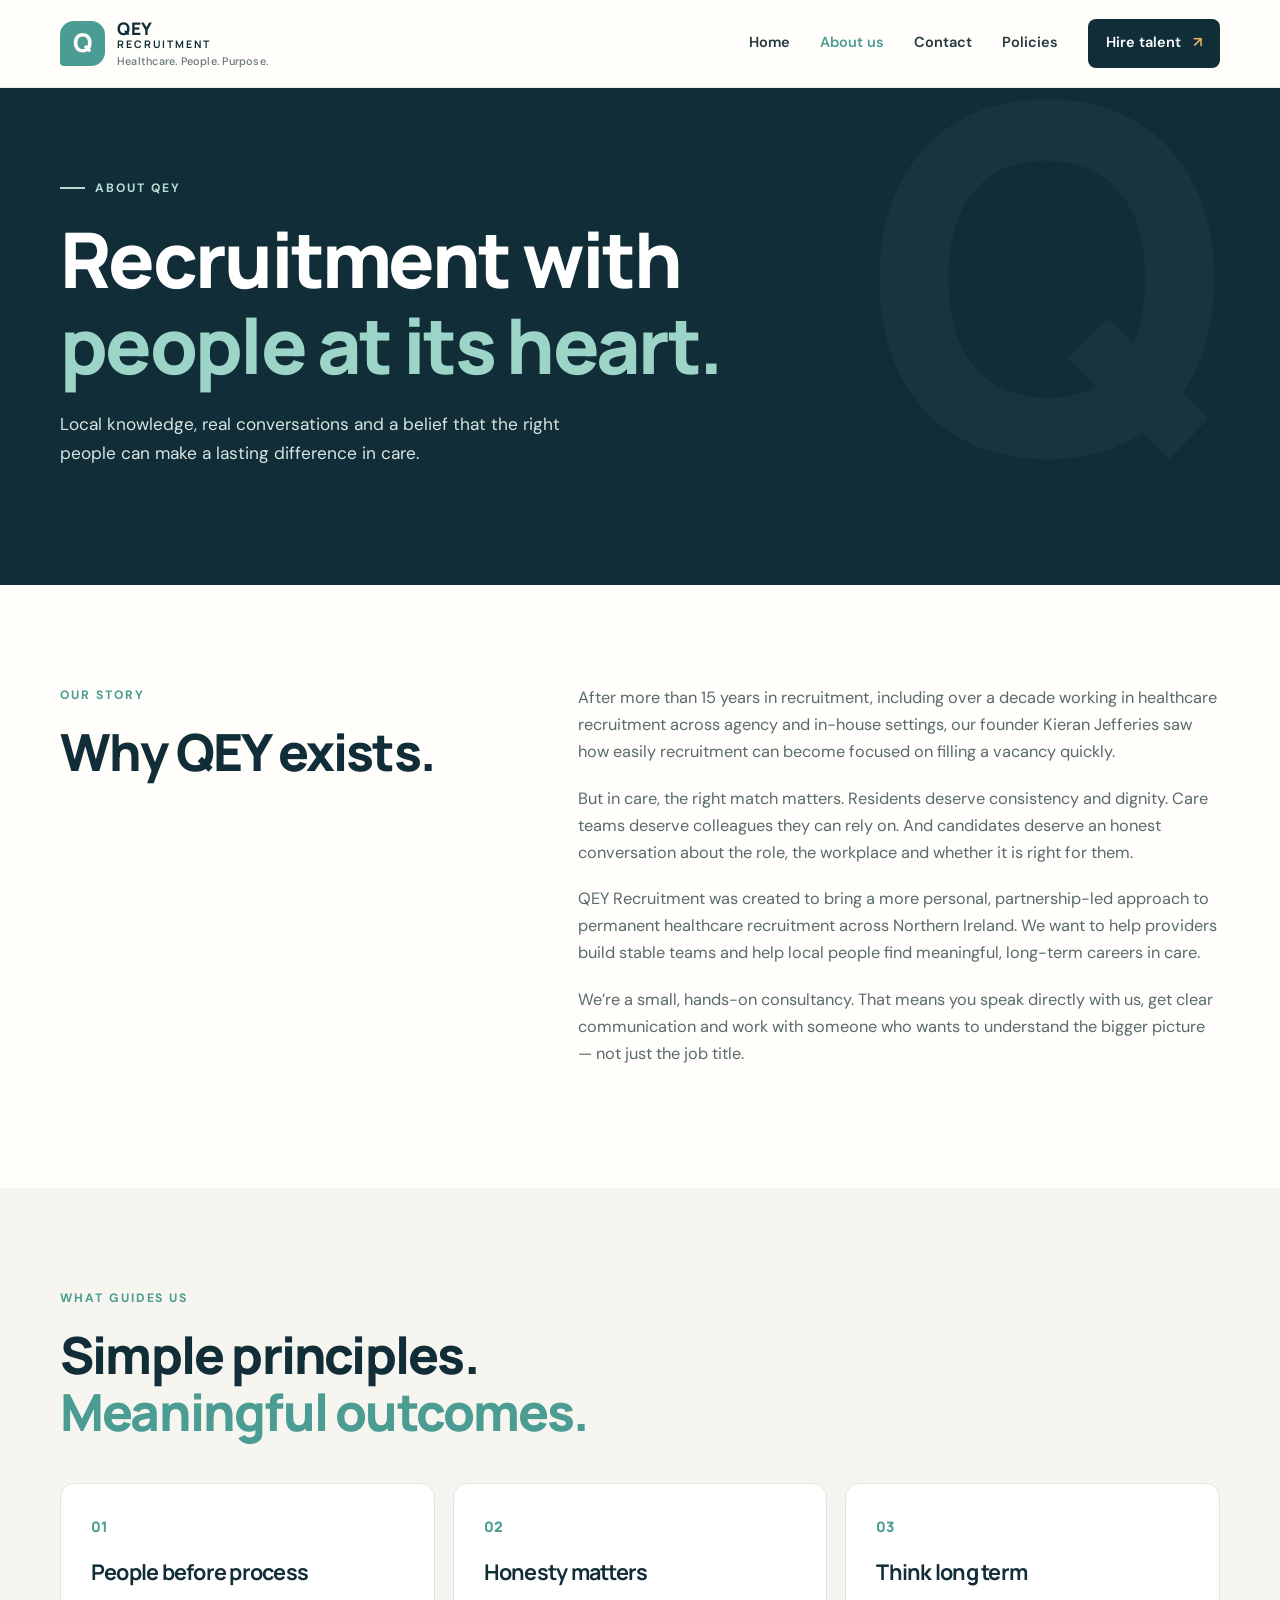
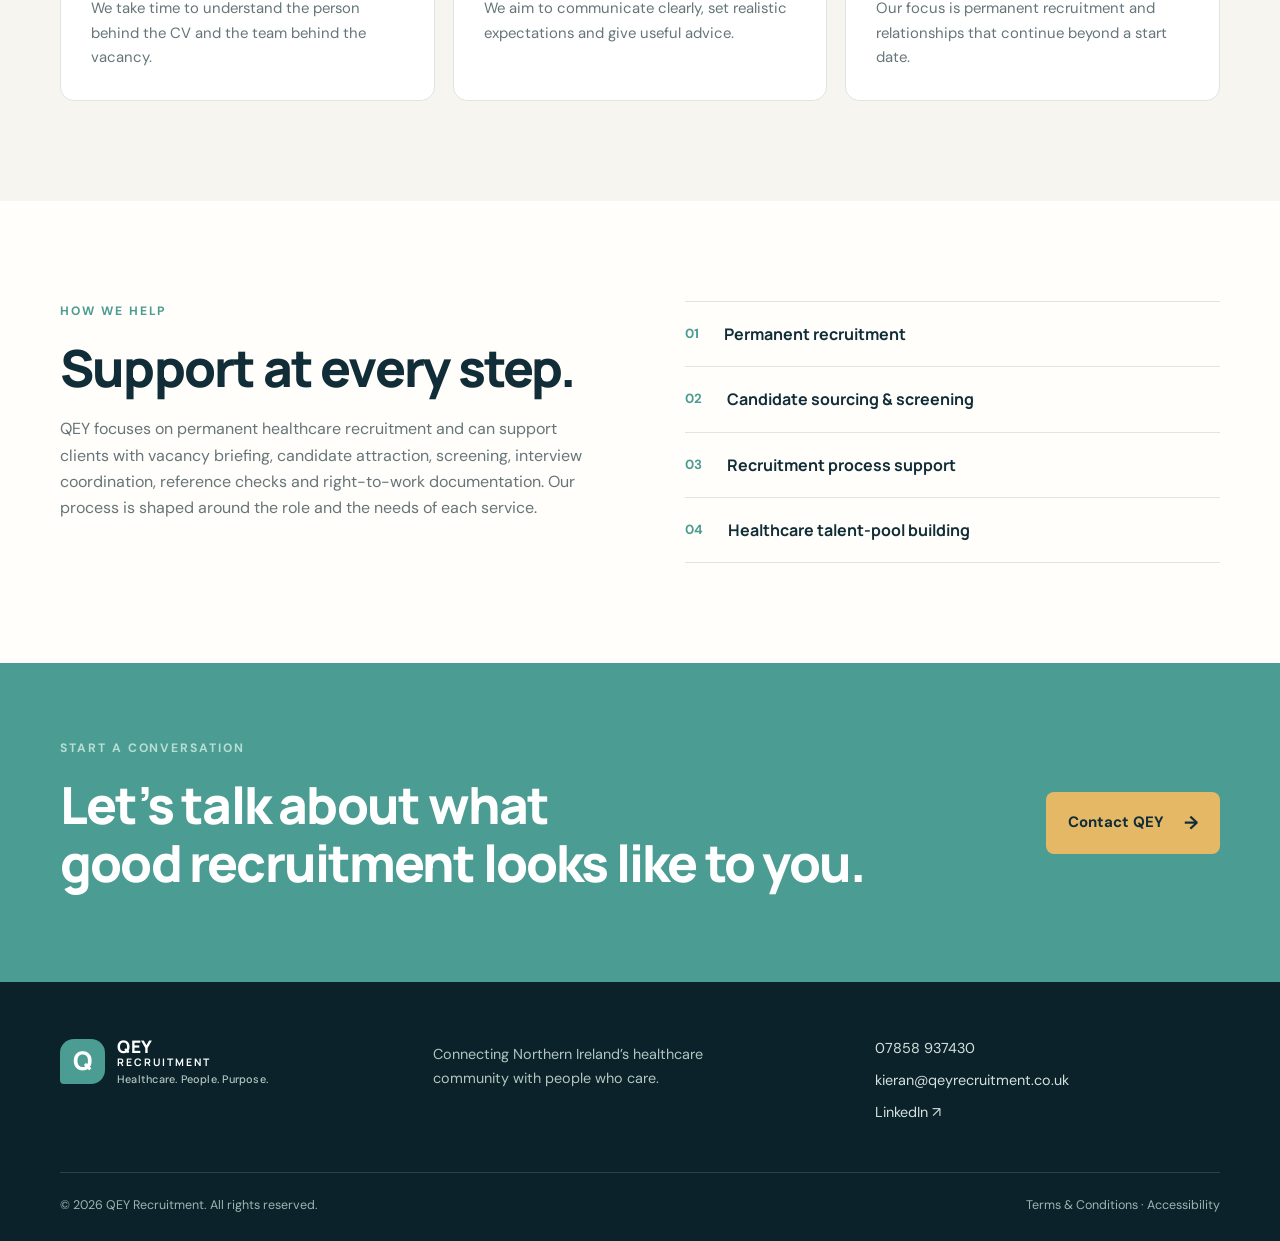
<file: about.html>
<!doctype html><html lang="en"><head><meta charset="utf-8"><meta name="viewport" content="width=device-width, initial-scale=1"><meta name="description" content="Learn about QEY Recruitment, a local Northern Ireland healthcare recruitment consultancy focused on permanent recruitment."><title>About QEY Recruitment</title><link rel="preconnect" href="https://fonts.googleapis.com"><link rel="preconnect" href="https://fonts.gstatic.com" crossorigin><link href="https://fonts.googleapis.com/css2?family=DM+Sans:wght@400;500;600;700&family=Manrope:wght@500;600;700;800&display=swap" rel="stylesheet"><link rel="stylesheet" href="assets/style.css"></head><body>
<header class="site-header"><div class="container nav-wrap"><a class="brand" href="index.html"><span class="brand-mark">Q</span><span class="brand-name">QEY <b>RECRUITMENT</b><small>Healthcare. People. Purpose.</small></span></a><button class="menu-toggle" aria-label="Open navigation" aria-expanded="false">☰</button><nav class="main-nav"><a href="index.html">Home</a><a class="active" href="about.html">About us</a><a href="contact.html">Contact</a><a href="policies.html">Policies</a><a class="nav-cta" href="contact.html?type=client">Hire talent <span>↗</span></a></nav></div></header>
<main><section class="page-hero"><div class="container page-hero-inner"><p class="eyebrow light"><span></span> About QEY</p><h1>Recruitment with<br><em>people at its heart.</em></h1><p>Local knowledge, real conversations and a belief that the right people can make a lasting difference in care.</p></div></section>
<section class="section-pad"><div class="container story-grid"><div><p class="eyebrow">Our story</p><h2>Why QEY exists.</h2></div><div class="story-body"><p>After more than 15 years in recruitment, including over a decade working in healthcare recruitment across agency and in-house settings, our founder Kieran Jefferies saw how easily recruitment can become focused on filling a vacancy quickly.</p><p>But in care, the right match matters. Residents deserve consistency and dignity. Care teams deserve colleagues they can rely on. And candidates deserve an honest conversation about the role, the workplace and whether it is right for them.</p><p>QEY Recruitment was created to bring a more personal, partnership-led approach to permanent healthcare recruitment across Northern Ireland. We want to help providers build stable teams and help local people find meaningful, long-term careers in care.</p><p>We’re a small, hands-on consultancy. That means you speak directly with us, get clear communication and work with someone who wants to understand the bigger picture — not just the job title.</p></div></div></section>
<section class="values-section section-pad"><div class="container"><p class="eyebrow">What guides us</p><h2>Simple principles.<br><span>Meaningful outcomes.</span></h2><div class="value-grid"><article><span>01</span><h3>People before process</h3><p>We take time to understand the person behind the CV and the team behind the vacancy.</p></article><article><span>02</span><h3>Honesty matters</h3><p>We aim to communicate clearly, set realistic expectations and give useful advice.</p></article><article><span>03</span><h3>Think long term</h3><p>Our focus is permanent recruitment and relationships that continue beyond a start date.</p></article></div></div></section>
<section class="section-pad services-section"><div class="container services-grid"><div><p class="eyebrow">How we help</p><h2>Support at every step.</h2><p>QEY focuses on permanent healthcare recruitment and can support clients with vacancy briefing, candidate attraction, screening, interview coordination, reference checks and right-to-work documentation. Our process is shaped around the role and the needs of each service.</p></div><div class="service-list"><div><strong>01</strong><span>Permanent recruitment</span></div><div><strong>02</strong><span>Candidate sourcing & screening</span></div><div><strong>03</strong><span>Recruitment process support</span></div><div><strong>04</strong><span>Healthcare talent-pool building</span></div></div></div></section>
<section class="cta-section"><div class="container cta-inner"><div><p class="eyebrow light">Start a conversation</p><h2>Let’s talk about what<br>good recruitment looks like to you.</h2></div><a class="button button-primary" href="contact.html">Contact QEY <span>→</span></a></div></section></main>
<footer class="site-footer"><div class="container footer-grid"><a class="brand brand-footer" href="index.html"><span class="brand-mark">Q</span><span class="brand-name">QEY <b>RECRUITMENT</b><small>Healthcare. People. Purpose.</small></span></a><p>Connecting Northern Ireland’s healthcare community with people who care.</p><div class="footer-contact"><a href="tel:07858937430">07858 937430</a><a href="mailto:kieran@qeyrecruitment.co.uk">kieran@qeyrecruitment.co.uk</a><a href="https://www.linkedin.com/in/kieranjefferies" target="_blank" rel="noopener">LinkedIn ↗</a></div><div class="footer-bottom"><span>© <span data-year></span> QEY Recruitment. All rights reserved.</span><span><a href="policies.html">Terms & Conditions</a> · <a href="policies.html#accessibility">Accessibility</a></span></div></div></footer><script src="assets/script.js"></script></body></html>
</file>
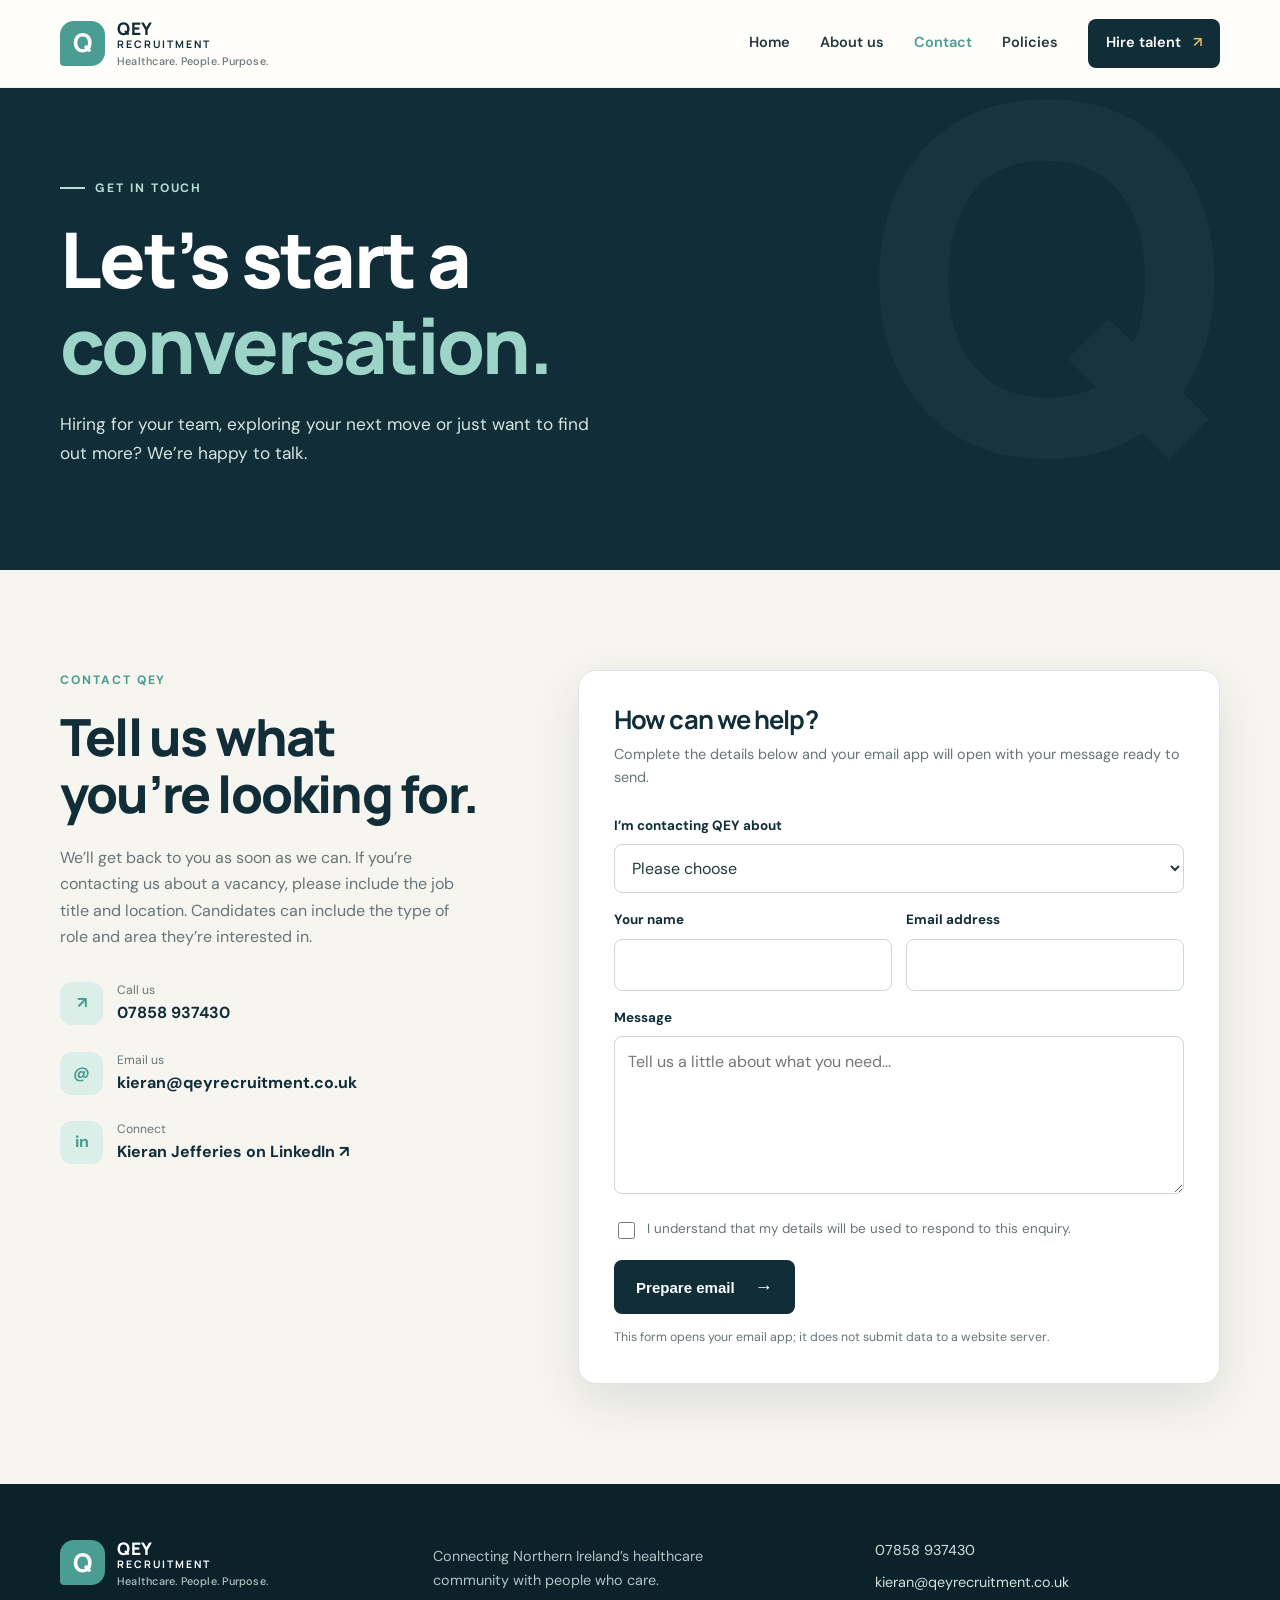
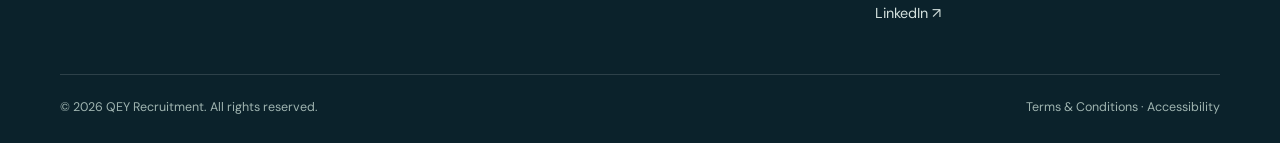
<file: contact.html>
<!doctype html><html lang="en"><head><meta charset="utf-8"><meta name="viewport" content="width=device-width, initial-scale=1"><meta name="description" content="Contact QEY Recruitment about healthcare vacancies, permanent recruitment and career opportunities in Northern Ireland."><title>Contact QEY Recruitment</title><link rel="preconnect" href="https://fonts.googleapis.com"><link rel="preconnect" href="https://fonts.gstatic.com" crossorigin><link href="https://fonts.googleapis.com/css2?family=DM+Sans:wght@400;500;600;700&family=Manrope:wght@500;600;700;800&display=swap" rel="stylesheet"><link rel="stylesheet" href="assets/style.css"></head><body>
<header class="site-header"><div class="container nav-wrap"><a class="brand" href="index.html"><span class="brand-mark">Q</span><span class="brand-name">QEY <b>RECRUITMENT</b><small>Healthcare. People. Purpose.</small></span></a><button class="menu-toggle" aria-label="Open navigation" aria-expanded="false">☰</button><nav class="main-nav"><a href="index.html">Home</a><a href="about.html">About us</a><a class="active" href="contact.html">Contact</a><a href="policies.html">Policies</a><a class="nav-cta" href="contact.html?type=client">Hire talent <span>↗</span></a></nav></div></header>
<main><section class="page-hero contact-hero"><div class="container page-hero-inner"><p class="eyebrow light"><span></span> Get in touch</p><h1>Let’s start a<br><em>conversation.</em></h1><p>Hiring for your team, exploring your next move or just want to find out more? We’re happy to talk.</p></div></section>
<section class="section-pad contact-section"><div class="container contact-grid"><div class="contact-info"><p class="eyebrow">Contact QEY</p><h2>Tell us what<br>you’re looking for.</h2><p>We’ll get back to you as soon as we can. If you’re contacting us about a vacancy, please include the job title and location. Candidates can include the type of role and area they’re interested in.</p><div class="contact-detail"><span class="detail-icon">↗</span><div><small>Call us</small><a href="tel:07858937430">07858 937430</a></div></div><div class="contact-detail"><span class="detail-icon">@</span><div><small>Email us</small><a href="mailto:kieran@qeyrecruitment.co.uk">kieran@qeyrecruitment.co.uk</a></div></div><div class="contact-detail"><span class="detail-icon">in</span><div><small>Connect</small><a href="https://www.linkedin.com/in/kieranjefferies" target="_blank" rel="noopener">Kieran Jefferies on LinkedIn ↗</a></div></div></div>
<div class="contact-form-card"><form id="contact-form"><div class="form-intro"><h3>How can we help?</h3><p>Complete the details below and your email app will open with your message ready to send.</p></div><label for="booking-type">I’m contacting QEY about</label><select id="booking-type" name="booking-type" required><option value="">Please choose</option><option value="Hiring / job submission">Hiring / submitting a vacancy</option><option value="Finding a role">Finding a role</option><option value="General enquiry">General enquiry</option><option value="Booking a call">Booking a call</option></select><div class="form-row"><div><label for="name">Your name</label><input id="name" name="name" autocomplete="name" required></div><div><label for="email">Email address</label><input id="email" name="email" type="email" autocomplete="email" required></div></div><label for="message">Message</label><textarea id="message" name="message" rows="5" required placeholder="Tell us a little about what you need..."></textarea><label class="consent"><input type="checkbox" required> <span>I understand that my details will be used to respond to this enquiry.</span></label><button class="button button-dark" type="submit">Prepare email <span>→</span></button><p class="form-note" id="form-note" aria-live="polite">This form opens your email app; it does not submit data to a website server.</p></form></div></div></section></main>
<footer class="site-footer"><div class="container footer-grid"><a class="brand brand-footer" href="index.html"><span class="brand-mark">Q</span><span class="brand-name">QEY <b>RECRUITMENT</b><small>Healthcare. People. Purpose.</small></span></a><p>Connecting Northern Ireland’s healthcare community with people who care.</p><div class="footer-contact"><a href="tel:07858937430">07858 937430</a><a href="mailto:kieran@qeyrecruitment.co.uk">kieran@qeyrecruitment.co.uk</a><a href="https://www.linkedin.com/in/kieranjefferies" target="_blank" rel="noopener">LinkedIn ↗</a></div><div class="footer-bottom"><span>© <span data-year></span> QEY Recruitment. All rights reserved.</span><span><a href="policies.html">Terms & Conditions</a> · <a href="policies.html#accessibility">Accessibility</a></span></div></div></footer><script src="assets/script.js"></script></body></html>
</file>
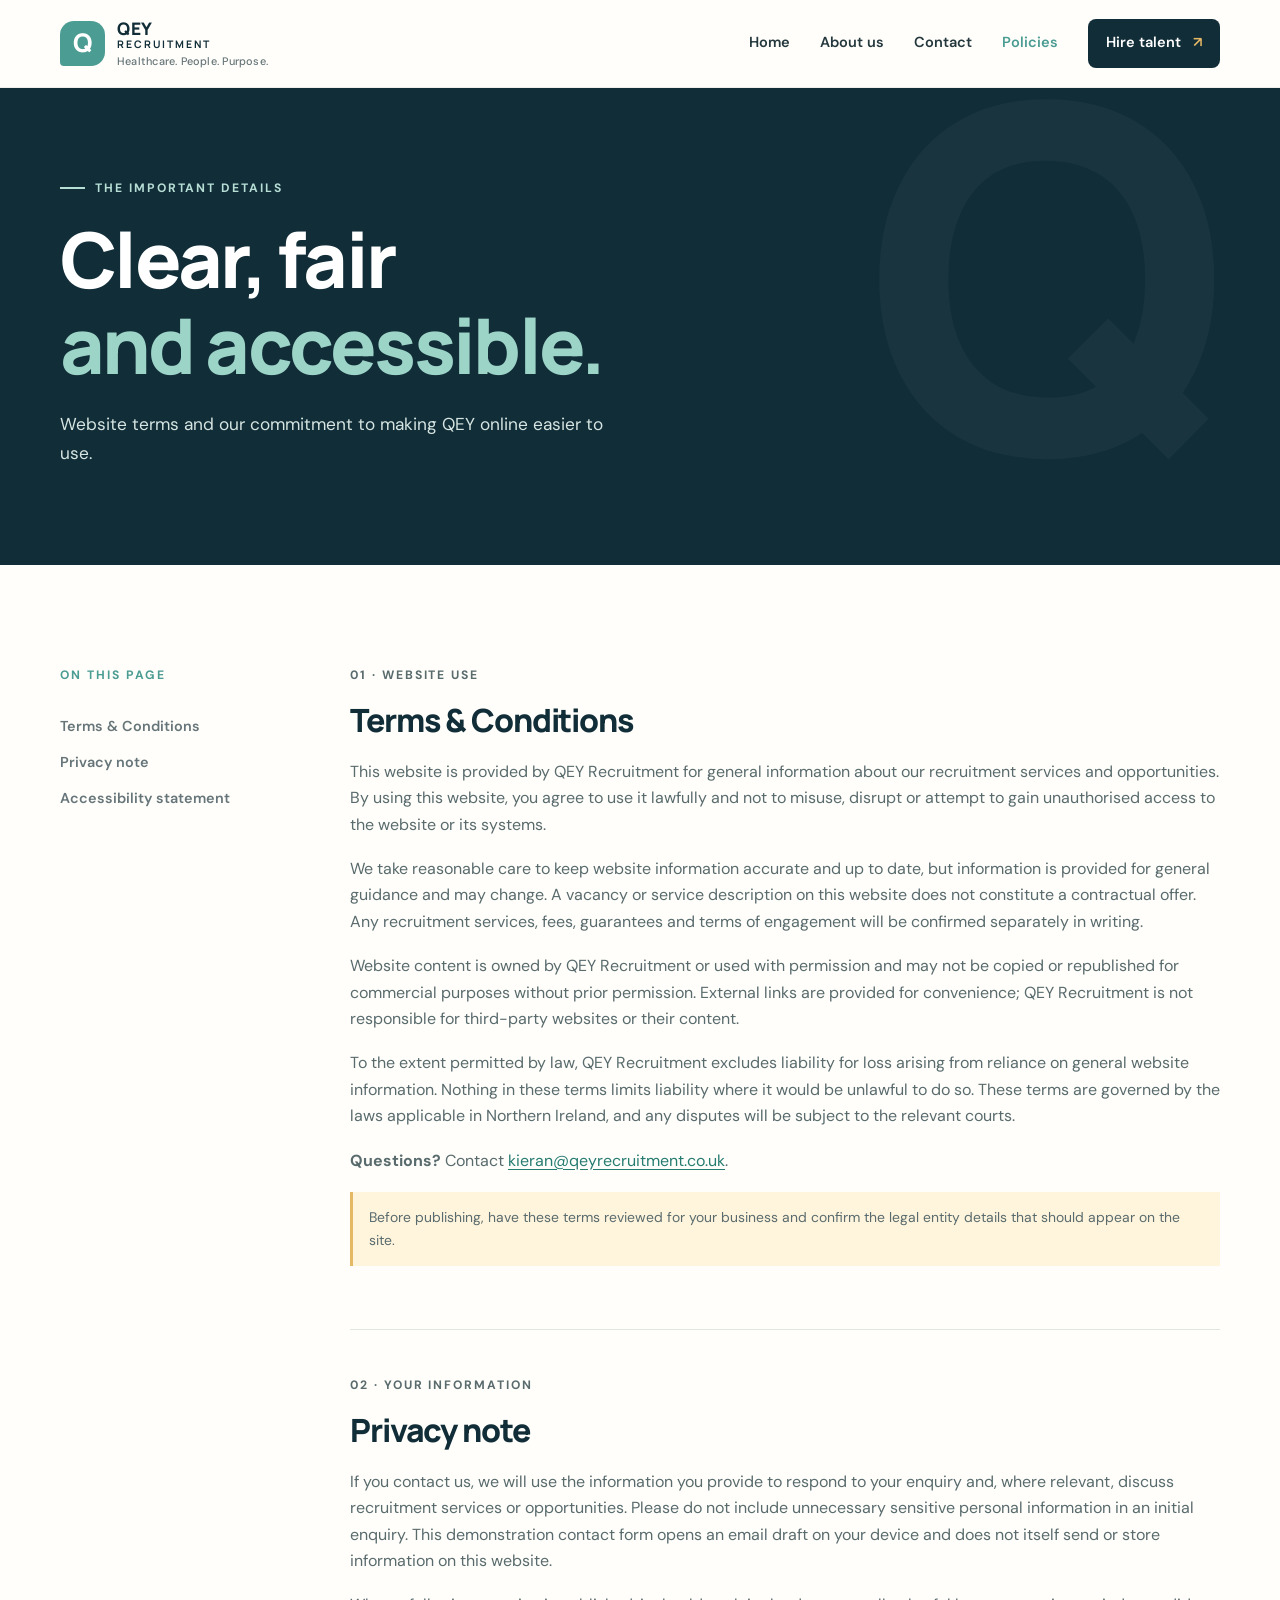
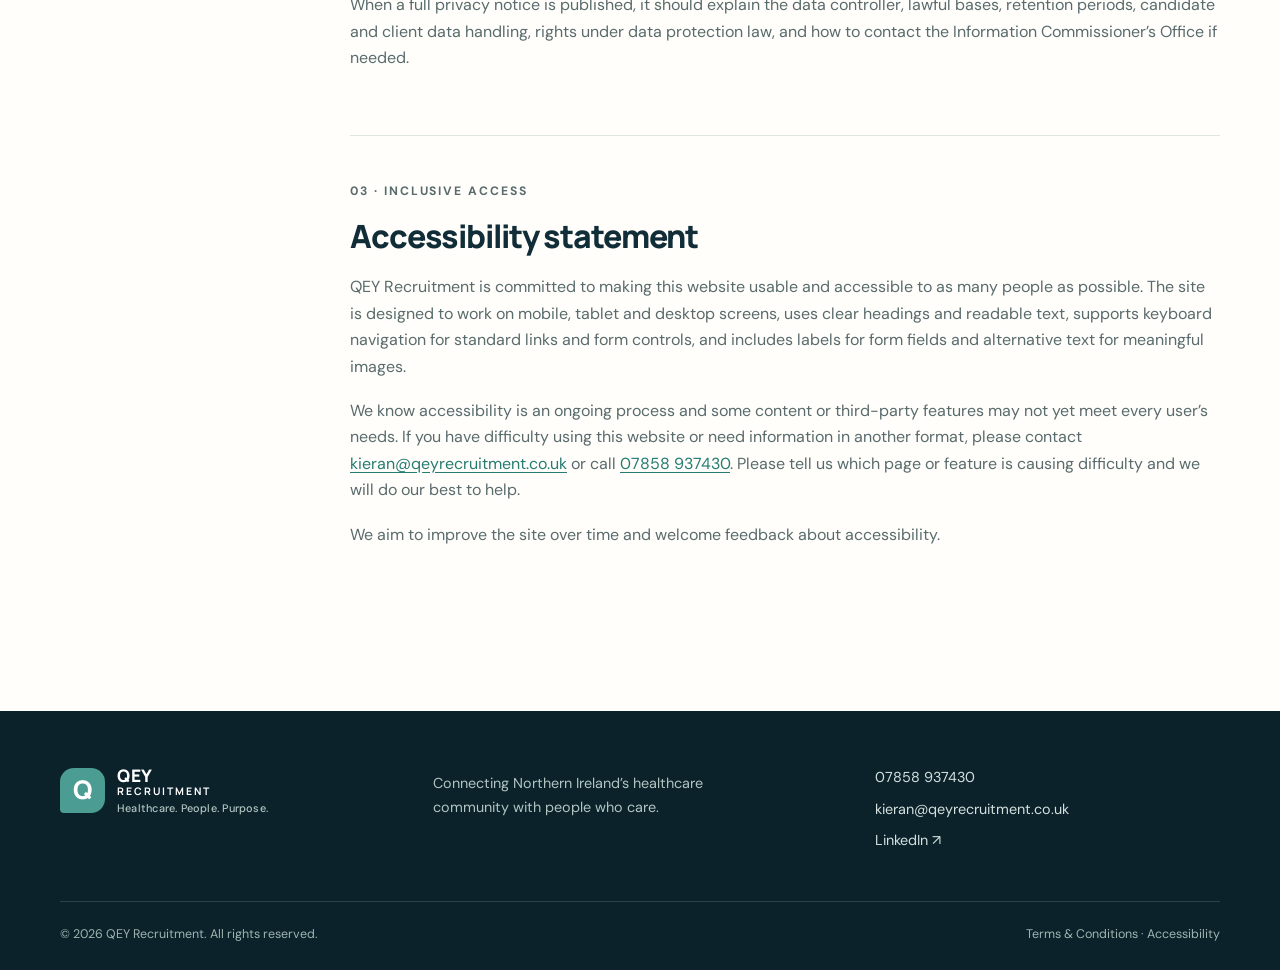
<file: policies.html>
<!doctype html><html lang="en"><head><meta charset="utf-8"><meta name="viewport" content="width=device-width, initial-scale=1"><meta name="description" content="QEY Recruitment website terms and accessibility statement."><title>Terms & Accessibility | QEY Recruitment</title><link rel="preconnect" href="https://fonts.googleapis.com"><link rel="preconnect" href="https://fonts.gstatic.com" crossorigin><link href="https://fonts.googleapis.com/css2?family=DM+Sans:wght@400;500;600;700&family=Manrope:wght@500;600;700;800&display=swap" rel="stylesheet"><link rel="stylesheet" href="assets/style.css"></head><body>
<header class="site-header"><div class="container nav-wrap"><a class="brand" href="index.html"><span class="brand-mark">Q</span><span class="brand-name">QEY <b>RECRUITMENT</b><small>Healthcare. People. Purpose.</small></span></a><button class="menu-toggle" aria-label="Open navigation" aria-expanded="false">☰</button><nav class="main-nav"><a href="index.html">Home</a><a href="about.html">About us</a><a href="contact.html">Contact</a><a class="active" href="policies.html">Policies</a><a class="nav-cta" href="contact.html?type=client">Hire talent <span>↗</span></a></nav></div></header>
<main><section class="page-hero policy-hero"><div class="container page-hero-inner"><p class="eyebrow light"><span></span> The important details</p><h1>Clear, fair<br><em>and accessible.</em></h1><p>Website terms and our commitment to making QEY online easier to use.</p></div></section><section class="section-pad"><div class="container policy-layout"><aside class="policy-side"><p class="eyebrow">On this page</p><a href="#terms">Terms & Conditions</a><a href="#privacy">Privacy note</a><a href="#accessibility">Accessibility statement</a></aside><div class="policy-content"><article id="terms"><p class="eyebrow">01 · Website use</p><h2>Terms & Conditions</h2><p>This website is provided by QEY Recruitment for general information about our recruitment services and opportunities. By using this website, you agree to use it lawfully and not to misuse, disrupt or attempt to gain unauthorised access to the website or its systems.</p><p>We take reasonable care to keep website information accurate and up to date, but information is provided for general guidance and may change. A vacancy or service description on this website does not constitute a contractual offer. Any recruitment services, fees, guarantees and terms of engagement will be confirmed separately in writing.</p><p>Website content is owned by QEY Recruitment or used with permission and may not be copied or republished for commercial purposes without prior permission. External links are provided for convenience; QEY Recruitment is not responsible for third-party websites or their content.</p><p>To the extent permitted by law, QEY Recruitment excludes liability for loss arising from reliance on general website information. Nothing in these terms limits liability where it would be unlawful to do so. These terms are governed by the laws applicable in Northern Ireland, and any disputes will be subject to the relevant courts.</p><p><strong>Questions?</strong> Contact <a href="mailto:kieran@qeyrecruitment.co.uk">kieran@qeyrecruitment.co.uk</a>.</p><p class="draft-note">Before publishing, have these terms reviewed for your business and confirm the legal entity details that should appear on the site.</p></article><article id="privacy"><p class="eyebrow">02 · Your information</p><h2>Privacy note</h2><p>If you contact us, we will use the information you provide to respond to your enquiry and, where relevant, discuss recruitment services or opportunities. Please do not include unnecessary sensitive personal information in an initial enquiry. This demonstration contact form opens an email draft on your device and does not itself send or store information on this website.</p><p>When a full privacy notice is published, it should explain the data controller, lawful bases, retention periods, candidate and client data handling, rights under data protection law, and how to contact the Information Commissioner’s Office if needed.</p></article><article id="accessibility"><p class="eyebrow">03 · Inclusive access</p><h2>Accessibility statement</h2><p>QEY Recruitment is committed to making this website usable and accessible to as many people as possible. The site is designed to work on mobile, tablet and desktop screens, uses clear headings and readable text, supports keyboard navigation for standard links and form controls, and includes labels for form fields and alternative text for meaningful images.</p><p>We know accessibility is an ongoing process and some content or third-party features may not yet meet every user’s needs. If you have difficulty using this website or need information in another format, please contact <a href="mailto:kieran@qeyrecruitment.co.uk">kieran@qeyrecruitment.co.uk</a> or call <a href="tel:07858937430">07858 937430</a>. Please tell us which page or feature is causing difficulty and we will do our best to help.</p><p>We aim to improve the site over time and welcome feedback about accessibility.</p></article></div></div></section></main>
<footer class="site-footer"><div class="container footer-grid"><a class="brand brand-footer" href="index.html"><span class="brand-mark">Q</span><span class="brand-name">QEY <b>RECRUITMENT</b><small>Healthcare. People. Purpose.</small></span></a><p>Connecting Northern Ireland’s healthcare community with people who care.</p><div class="footer-contact"><a href="tel:07858937430">07858 937430</a><a href="mailto:kieran@qeyrecruitment.co.uk">kieran@qeyrecruitment.co.uk</a><a href="https://www.linkedin.com/in/kieranjefferies" target="_blank" rel="noopener">LinkedIn ↗</a></div><div class="footer-bottom"><span>© <span data-year></span> QEY Recruitment. All rights reserved.</span><span><a href="policies.html">Terms & Conditions</a> · <a href="#accessibility">Accessibility</a></span></div></div></footer><script src="assets/script.js"></script></body></html>
</file>
<file: assets/style.css>
:root{--navy:#112d38;--navy2:#173e49;--teal:#4b9c92;--mint:#dceee8;--cream:#f7f5ef;--paper:#fffefa;--gold:#e5b866;--ink:#24383d;--muted:#667579;--line:#dfe6e2;--white:#fff;--radius:20px;--shadow:0 18px 50px rgba(17,45,56,.11)}*{box-sizing:border-box}html{scroll-behavior:smooth;scroll-padding-top:100px}body{margin:0;font-family:'DM Sans',sans-serif;color:var(--ink);background:var(--paper);line-height:1.65}h1,h2,h3{font-family:Manrope,sans-serif;line-height:1.12;letter-spacing:-.035em;color:var(--navy);margin:0 0 20px}h1{font-size:clamp(3rem,6vw,5.7rem);font-weight:800}h2{font-size:clamp(2.15rem,4vw,3.5rem);font-weight:800}h3{font-size:1.35rem}p{margin:0 0 18px}a{color:inherit;text-decoration:none}.container{width:min(1160px,calc(100% - 48px));margin:0 auto}.section-pad{padding:100px 0}.eyebrow{font-size:.76rem;text-transform:uppercase;letter-spacing:.16em;font-weight:700;color:var(--teal);margin:0 0 18px;display:flex;align-items:center;gap:10px}.eyebrow span{display:inline-block;width:25px;height:2px;background:currentColor}.eyebrow.light{color:#b7ded5}.site-header{height:88px;background:rgba(255,254,250,.97);position:sticky;top:0;z-index:20;border-bottom:1px solid rgba(17,45,56,.07);backdrop-filter:blur(12px)}.nav-wrap{height:100%;display:flex;align-items:center;justify-content:space-between;gap:30px}.brand{display:flex;align-items:center;gap:12px;min-width:max-content}.brand-mark{display:grid;place-items:center;width:45px;height:45px;background:var(--teal);color:white;font-family:Manrope,sans-serif;font-size:1.6rem;font-weight:800;border-radius:14px 14px 14px 4px}.brand-name{font-family:Manrope,sans-serif;font-weight:800;font-size:1.08rem;line-height:1.15;letter-spacing:.04em;color:var(--navy)}.brand-name b{font-size:.65rem;letter-spacing:.19em;display:block}.brand-name small{display:block;font-family:'DM Sans',sans-serif;font-weight:500;font-size:.68rem;letter-spacing:.02em;color:var(--muted);margin-top:4px}.main-nav{display:flex;align-items:center;gap:30px;font-size:.91rem;font-weight:600}.main-nav>a:not(.nav-cta){padding:8px 0;position:relative}.main-nav>a.active:not(.nav-cta),.main-nav>a:not(.nav-cta):hover{color:var(--teal)}.nav-cta{background:var(--navy);color:white;padding:12px 18px;border-radius:8px}.nav-cta span{color:var(--gold);margin-left:8px}.menu-toggle{display:none;border:0;background:var(--mint);color:var(--navy);font-size:1.35rem;padding:8px 12px;border-radius:8px}.hero{position:relative;min-height:660px;display:flex;align-items:center;overflow:hidden;background:var(--navy)}.hero-photo{position:absolute;inset:0 0 0 38%;background-image:url('https://images.unsplash.com/photo-1576091160550-2173dba999ef?auto=format&fit=crop&w=2000&q=90');background-position:center;background-size:cover;opacity:.75}.hero-shade{position:absolute;inset:0;background:linear-gradient(90deg,#112d38 0%,#112d38 35%,rgba(17,45,56,.91) 49%,rgba(17,45,56,.32) 100%)}.hero-content{position:relative;z-index:1;color:white;padding-top:70px;padding-bottom:72px}.hero h1{color:white;max-width:760px;margin-bottom:26px}.hero h1 em,.page-hero h1 em{font-style:normal;color:#9dd4c8}.hero-copy{font-size:1.13rem;max-width:520px;color:#e0ebe8;margin-bottom:32px}.hero-actions{display:flex;gap:14px;flex-wrap:wrap}.button{display:inline-flex;align-items:center;justify-content:center;gap:20px;padding:15px 21px;border-radius:8px;font-size:.94rem;font-weight:700;border:1px solid transparent;transition:transform .2s,background .2s;cursor:pointer}.button:hover{transform:translateY(-2px)}.button span{font-size:1.15rem}.button-primary{background:var(--gold);color:var(--navy)}.button-glass{border-color:rgba(255,255,255,.4);color:white;background:rgba(255,255,255,.07)}.button-dark{background:var(--navy);color:white}.button-outline-light{border-color:rgba(255,255,255,.5);color:white}.hero-note{display:flex;align-items:center;gap:11px;margin-top:50px;font-size:.85rem;color:#d2e2df}.note-icon{display:grid;place-items:center;width:28px;height:28px;border-radius:50%;background:rgba(157,212,200,.16);color:#9dd4c8}.hero-stamp{position:absolute;right:5.5%;bottom:12%;z-index:2;display:flex;align-items:center;gap:13px;color:white;background:rgba(17,45,56,.68);padding:17px 22px;border:1px solid rgba(255,255,255,.22);border-radius:12px;backdrop-filter:blur(8px)}.hero-stamp strong{font-family:Manrope;font-size:2rem;color:var(--gold)}.hero-stamp span{font-size:.76rem;line-height:1.35}.intro{background:var(--cream)}.intro-grid{display:grid;grid-template-columns:1fr 1fr;gap:90px;align-items:start}.intro h2 span,.section-heading h2 span,.values-section h2 span{color:var(--teal)}.intro-text{padding-top:38px;color:#56666a}.text-link{display:inline-flex;gap:18px;align-items:center;color:var(--navy);font-weight:700;margin-top:8px;border-bottom:2px solid var(--gold);padding-bottom:5px}.roles{background:var(--paper)}.section-heading{display:flex;justify-content:space-between;align-items:end;gap:50px;margin-bottom:42px}.section-heading>p{max-width:390px;color:var(--muted);margin-bottom:6px}.role-grid{display:grid;grid-template-columns:repeat(4,1fr);gap:16px}.role-card{background:var(--cream);padding:28px 24px;border-radius:15px;border:1px solid transparent;transition:transform .2s,border .2s}.role-card:hover{transform:translateY(-5px);border-color:#b8d9d1}.role-icon{display:grid;place-items:center;width:46px;height:46px;border-radius:12px;background:var(--mint);color:var(--teal);font-size:1.45rem;font-weight:700;margin-bottom:26px}.role-card h3{font-size:1.17rem;margin-bottom:12px}.role-card p{font-size:.92rem;color:var(--muted);margin:0}.difference{background:#eaf3ef}.difference-grid{display:grid;grid-template-columns:1fr 1fr;gap:90px;align-items:center}.difference-image{position:relative;padding:0 20px 30px 0}.difference-image img{display:block;width:100%;height:490px;object-fit:cover;border-radius:18px}.image-caption{position:absolute;bottom:0;right:0;background:var(--gold);padding:22px 28px;border-radius:12px;color:var(--navy);display:flex;flex-direction:column;line-height:1.35}.image-caption span{font-size:.78rem}.image-caption strong{font-family:Manrope;font-size:1.25rem}.difference-copy h2 em{font-style:normal;color:var(--teal)}.difference-copy>p:not(.eyebrow){color:#596b6d}.tick-list{list-style:none;padding:0;margin:24px 0 30px}.tick-list li{padding:8px 0 8px 30px;position:relative}.tick-list li:before{content:'✓';position:absolute;left:0;top:8px;width:20px;height:20px;display:grid;place-items:center;background:#cce7dc;color:#286a61;font-size:.75rem;font-weight:800;border-radius:50%}.quote-band{background:var(--navy);color:white;padding:76px 0}.quote-inner{max-width:850px;text-align:center}.quote-mark{font-family:Georgia,serif;font-size:5rem;color:var(--gold);line-height:.7}.quote-inner blockquote{font-family:Manrope,sans-serif;font-size:clamp(1.3rem,2.5vw,2rem);line-height:1.45;letter-spacing:-.025em;margin:20px 0 26px}.quote-inner p{display:flex;flex-direction:column;gap:2px;margin:0}.quote-inner p strong{color:#fff}.quote-inner p span{font-size:.84rem;color:#b7d1cb}.cta-section{background:var(--teal);padding:75px 0}.cta-inner{display:flex;justify-content:space-between;align-items:center;gap:50px}.cta-inner h2{color:white;margin-bottom:16px}.cta-inner>div>p:not(.eyebrow){color:#e4f3ef;max-width:620px;margin:0}.cta-buttons{display:flex;gap:12px;flex-wrap:wrap}.site-footer{background:#0b222b;color:#d4e1de;padding:55px 0 25px}.footer-grid{display:grid;grid-template-columns:1fr 1.2fr 1fr;gap:28px;align-items:start}.brand-footer .brand-name{color:white}.brand-footer .brand-name small{color:#b2c5c1}.footer-grid>p{font-size:.9rem;color:#b2c5c1;max-width:310px;margin:6px 0}.footer-contact{display:flex;flex-direction:column;gap:8px;font-size:.9rem;align-items:flex-start}.footer-contact a:hover,.footer-bottom a:hover{color:var(--gold)}.footer-bottom{grid-column:1/-1;border-top:1px solid rgba(255,255,255,.14);padding-top:22px;margin-top:20px;display:flex;justify-content:space-between;gap:20px;font-size:.78rem;color:#9fb4b0}.page-hero{background:var(--navy);padding:90px 0 100px;position:relative;overflow:hidden}.page-hero:after{content:'Q';position:absolute;font-family:Manrope;font-size:30rem;font-weight:800;line-height:1;right:4%;top:-60px;color:rgba(255,255,255,.035)}.page-hero-inner{position:relative;z-index:1}.page-hero h1{font-size:clamp(3.2rem,6vw,5.3rem);color:white;margin-bottom:22px}.page-hero-inner>p:last-child{color:#d6e5e1;max-width:560px;font-size:1.08rem}.story-grid{display:grid;grid-template-columns:.8fr 1.2fr;gap:90px}.story-body{color:#596b6d;font-size:1.02rem}.story-body p{margin-bottom:20px}.values-section{background:var(--cream)}.values-section h2{margin-bottom:42px}.value-grid{display:grid;grid-template-columns:repeat(3,1fr);gap:18px}.value-grid article{background:white;padding:30px;border-radius:14px;border:1px solid var(--line)}.value-grid article>span{font-family:Manrope;color:var(--teal);font-weight:800;font-size:.9rem}.value-grid h3{margin:20px 0 12px}.value-grid p{color:var(--muted);font-size:.93rem;margin:0}.services-grid{display:grid;grid-template-columns:1fr 1fr;gap:90px;align-items:start}.services-grid>div:first-child>p:last-child{color:var(--muted)}.service-list{border-top:1px solid var(--line)}.service-list div{display:flex;gap:25px;padding:19px 0;border-bottom:1px solid var(--line);align-items:center}.service-list strong{color:var(--teal);font-size:.83rem}.service-list span{font-family:Manrope;font-weight:700;color:var(--navy)}.contact-hero{padding-bottom:85px}.contact-section{background:var(--cream)}.contact-grid{display:grid;grid-template-columns:.8fr 1.2fr;gap:90px;align-items:start}.contact-info h2{margin-bottom:22px}.contact-info>p:not(.eyebrow){color:var(--muted);max-width:400px;margin-bottom:30px}.contact-detail{display:flex;align-items:center;gap:14px;margin:23px 0}.detail-icon{width:43px;height:43px;border-radius:12px;background:var(--mint);display:grid;place-items:center;color:var(--teal);font-weight:800}.contact-detail div{display:flex;flex-direction:column}.contact-detail small{font-size:.76rem;color:var(--muted)}.contact-detail a{font-weight:700;color:var(--navy);overflow-wrap:anywhere}.contact-form-card{background:white;padding:35px;border-radius:18px;box-shadow:var(--shadow);border:1px solid var(--line)}.form-intro h3{font-size:1.6rem;margin-bottom:8px}.form-intro p{font-size:.9rem;color:var(--muted);margin-bottom:25px}label{display:block;font-weight:700;font-size:.84rem;margin:16px 0 7px;color:var(--navy)}input,select,textarea{font:inherit;color:var(--ink);width:100%;border:1px solid #ccd8d5;border-radius:8px;padding:12px 13px;background:#fff;min-height:48px}textarea{resize:vertical}input:focus,select:focus,textarea:focus{outline:3px solid rgba(75,156,146,.2);border-color:var(--teal)}.form-row{display:grid;grid-template-columns:1fr 1fr;gap:14px}.consent{display:flex;align-items:flex-start;gap:9px;font-weight:400;color:var(--muted);line-height:1.4;margin:18px 0}.consent input{width:17px;height:17px;min-height:auto;margin-top:2px;flex-shrink:0}.form-note{font-size:.77rem;color:var(--muted);margin:13px 0 0}.policy-hero{padding-bottom:80px}.policy-layout{display:grid;grid-template-columns:220px 1fr;gap:70px;align-items:start}.policy-side{position:sticky;top:115px;display:flex;flex-direction:column;align-items:flex-start;gap:12px}.policy-side a{font-size:.9rem;font-weight:600;color:var(--muted)}.policy-side a:hover{color:var(--teal)}.policy-content article{padding-bottom:45px;margin-bottom:45px;border-bottom:1px solid var(--line);scroll-margin-top:110px}.policy-content article:last-child{border:0;margin-bottom:0}.policy-content h2{font-size:2rem;margin-bottom:20px}.policy-content p{color:#596b6d}.policy-content a{color:#277c72;text-decoration:underline;text-underline-offset:3px}.draft-note{background:#fff4dc;border-left:3px solid var(--gold);padding:14px 16px;font-size:.87rem}
@media(max-width:900px){.main-nav{gap:17px}.nav-cta{padding:10px 13px}.hero{min-height:610px}.hero-photo{left:25%}.hero-stamp{right:4%;bottom:5%}.intro-grid,.difference-grid,.story-grid,.services-grid,.contact-grid{gap:45px}.role-grid{grid-template-columns:repeat(2,1fr)}.section-heading{align-items:start}.footer-grid{grid-template-columns:1fr 1fr}.footer-contact{grid-column:2;grid-row:1 / span 2}.policy-layout{gap:35px}}
@media(max-width:680px){.container{width:min(100% - 36px,1160px)}.site-header{height:75px}.brand-mark{width:39px;height:39px}.brand-name{font-size:.95rem}.menu-toggle{display:block}.main-nav{display:none;position:absolute;left:0;right:0;top:74px;background:var(--paper);padding:18px 24px 25px;box-shadow:0 18px 22px rgba(17,45,56,.1);flex-direction:column;align-items:stretch;gap:8px}.main-nav.is-open{display:flex}.main-nav>a:not(.nav-cta){padding:10px 0}.nav-cta{text-align:center;margin-top:6px}.hero{min-height:660px;align-items:flex-start}.hero-photo{left:0;background-position:58% center;opacity:.42}.hero-shade{background:linear-gradient(90deg,rgba(17,45,56,.97),rgba(17,45,56,.75)),linear-gradient(0deg,rgba(17,45,56,.2),transparent)}.hero-content{padding-top:75px;padding-bottom:125px}.hero h1{font-size:clamp(3.05rem,13vw,4.5rem)}.hero-copy{font-size:1rem}.hero-actions{align-items:stretch;flex-direction:column;max-width:300px}.hero-actions .button{justify-content:space-between}.hero-note{margin-top:34px;max-width:300px}.hero-stamp{right:18px;bottom:17px;padding:10px 14px}.hero-stamp strong{font-size:1.5rem}.section-pad{padding:68px 0}.intro-grid,.difference-grid,.story-grid,.services-grid,.contact-grid{grid-template-columns:1fr;gap:24px}.intro-text{padding-top:0}.section-heading{display:block;margin-bottom:30px}.section-heading>p{margin-top:20px}.role-grid{gap:12px}.role-card{padding:22px 17px}.role-icon{margin-bottom:19px}.role-card h3{font-size:1.04rem}.role-card p{font-size:.86rem}.difference-image img{height:350px}.difference-copy{padding-top:10px}.quote-band{padding:60px 0}.cta-inner{display:block}.cta-inner h2{font-size:2.25rem}.cta-buttons{margin-top:25px}.cta-buttons .button{flex:1}.footer-grid{grid-template-columns:1fr;gap:22px}.footer-contact{grid-column:auto;grid-row:auto}.footer-bottom{flex-direction:column;gap:9px}.page-hero{padding:70px 0 75px}.page-hero h1{font-size:clamp(3rem,12vw,4rem)}.page-hero:after{font-size:20rem;right:-8%;top:0}.value-grid{grid-template-columns:1fr}.services-grid{gap:32px}.contact-form-card{padding:23px 19px}.form-row{grid-template-columns:1fr;gap:0}.policy-layout{grid-template-columns:1fr;gap:35px}.policy-side{position:static;border-bottom:1px solid var(--line);padding-bottom:22px}.policy-side .eyebrow{margin-bottom:4px}.policy-content h2{font-size:1.8rem}}
@media(prefers-reduced-motion:reduce){html{scroll-behavior:auto}*,*:before,*:after{transition:none!important}}
</file>
